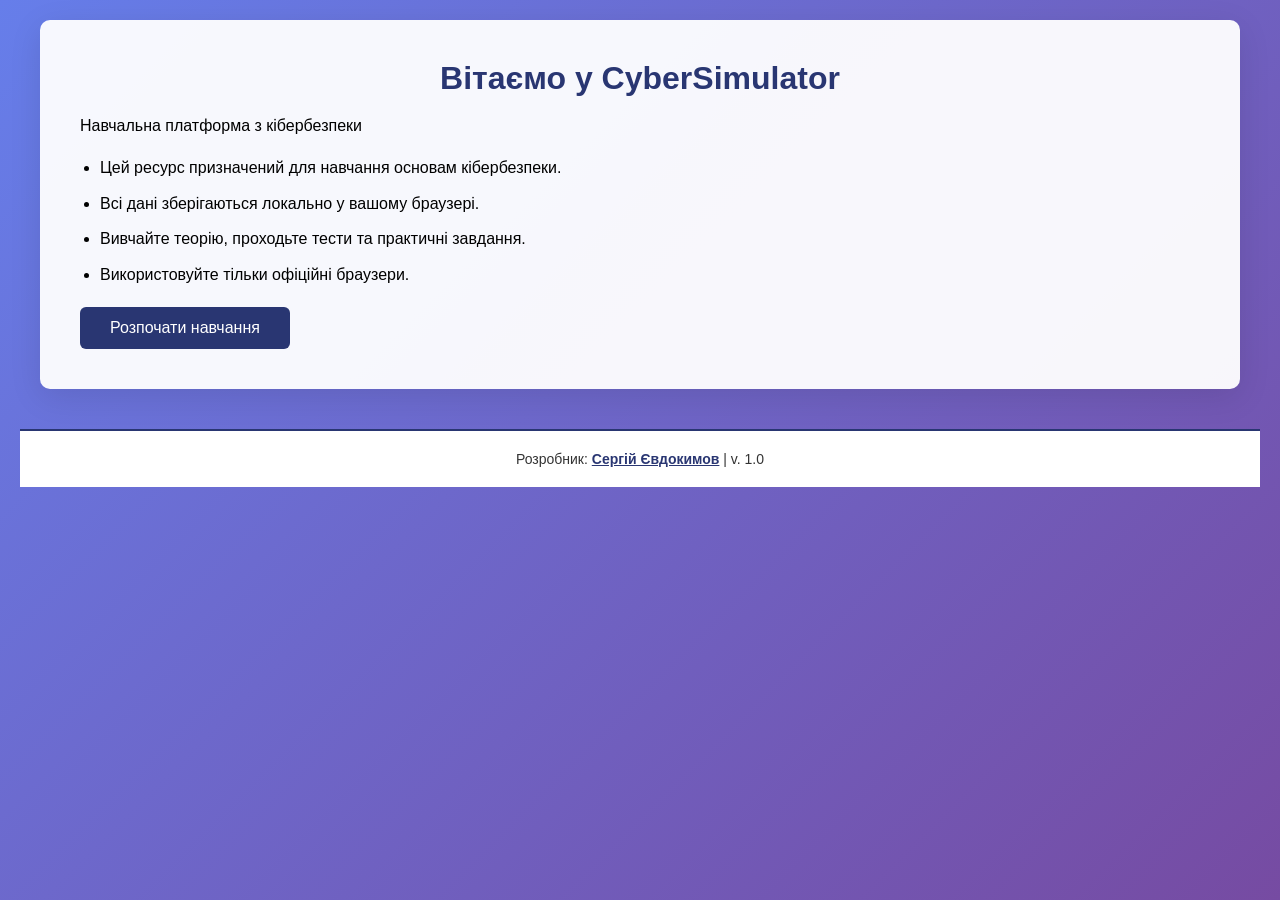
<file: docs/index.html>
<!DOCTYPE html>
<html lang="uk">
<head>
    <meta charset="UTF-8" />
    <title>CyberSimulator</title>
    <meta name="viewport" content="width=device-width, initial-scale=1" />
    <link rel="stylesheet" href="css/styles.css">
</head>
<body>
    <div class="container">
        <h1>Вітаємо у CyberSimulator</h1>
        <p>Навчальна платформа з кібербезпеки</p>
        <ul class="rules-list">
            <li>Цей ресурс призначений для навчання основам кібербезпеки.</li>
            <li>Всі дані зберігаються локально у вашому браузері.</li>
            <li>Вивчайте теорію, проходьте тести та практичні завдання.</li>
            <li>Використовуйте тільки офіційні браузери.</li>
        </ul>
        <a href="dashboard.html" class="login-btn">Розпочати навчання</a>
    </div>

    <footer style="text-align: center; padding: 20px; margin-top: 40px; background-color: #ffffff; border-top: 2px solid #293672; color: #333; font-size: 14px;">
        <p style="margin: 0;">Розробник: <a href="https://sargeras197.github.io/contacts/" target="_blank" style="color: #293672; text-decoration: underline; font-weight: bold;">Сергій Євдокимов</a> | v. 1.0</p>
    </footer>
</body>
</html>
</file>
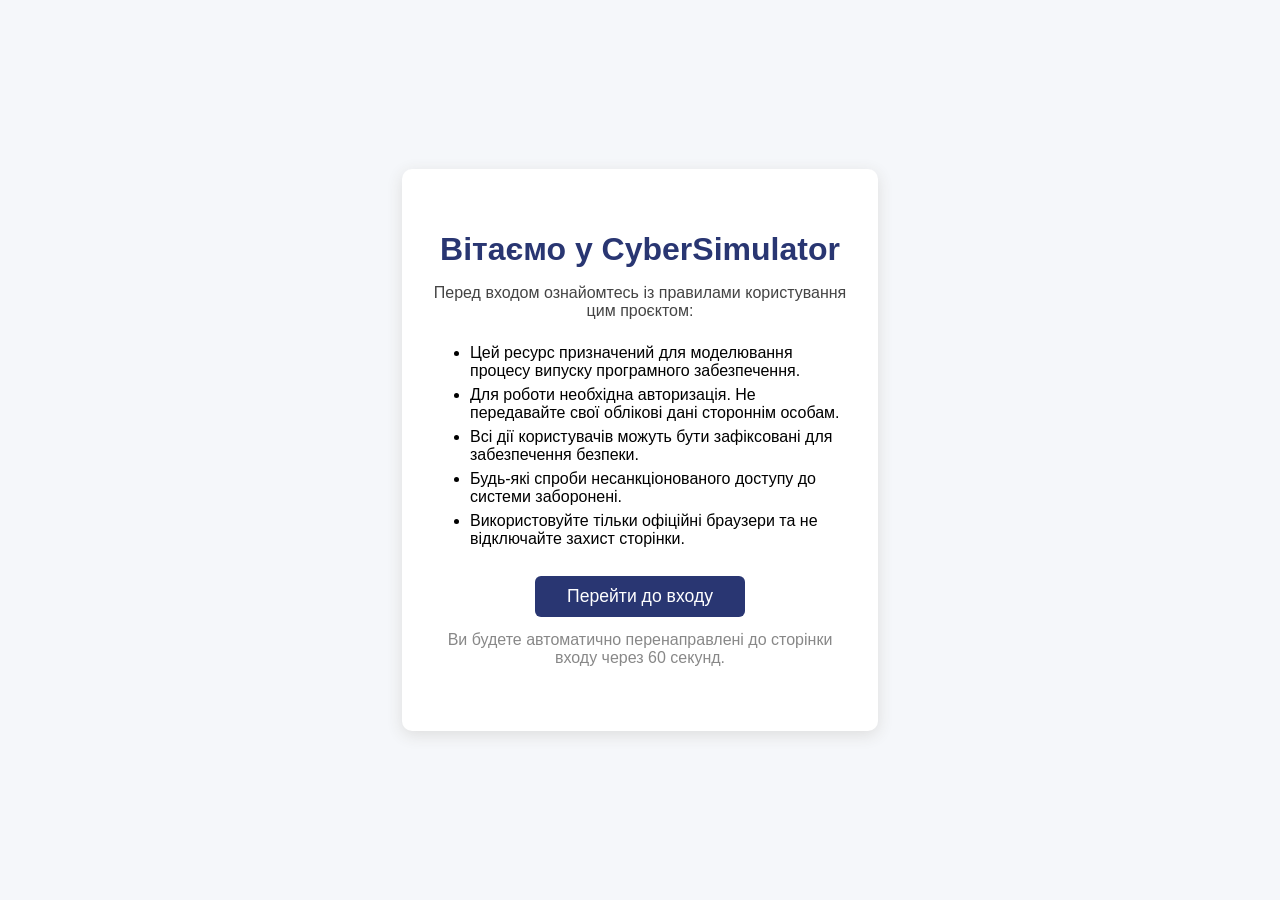
<file: templates/index.html>
<!DOCTYPE html>
<html lang="uk">
  <head>
    <meta charset="UTF-8" />
    <title>Вхід до CyberSimulator</title>
    <meta name="viewport" content="width=device-width, initial-scale=1" />
    <style>
      body {
        font-family: Arial, sans-serif;
        background: #f5f7fa;
        margin: 0;
        padding: 0;
        display: flex;
        align-items: center;
        justify-content: center;
        height: 100vh;
      }
      .container {
        background: #fff;
        border-radius: 10px;
        box-shadow: 0 4px 16px #ddd;
        padding: 40px 28px;
        max-width: 420px;
        text-align: center;
      }
      h1 {
        color: #293672;
        margin-bottom: 16px;
      }
      p {
        color: #444;
        margin-bottom: 24px;
      }
      .rules-list {
        text-align: left;
        margin-bottom: 28px;
      }
      .rules-list li {
        margin-bottom: 6px;
      }
      .login-btn {
        display: inline-block;
        background: #293672;
        color: #fff;
        padding: 10px 32px;
        border-radius: 6px;
        font-size: 1.1rem;
        text-decoration: none;
        transition: background 0.2s;
      }
      .login-btn:hover {
        background: #4154a6;
      }
      .timer {
        font-size: 1em;
        color: #888;
        margin-top: 14px;
      }
    </style>
    <script>
      let seconds = 60;
      function updateTimer() {
        if (seconds > 0) {
          document.getElementById("timer").textContent =
            "Ви будете автоматично перенаправлені до сторінки входу через " +
            seconds +
            " секунд.";
          seconds--;
        } else {
          window.location.href = "/login";
        }
      }
      window.onload = function () {
        updateTimer();
        setInterval(updateTimer, 1000);
      };
    </script>
  </head>
  <body>
    <div class="container">
      <h1>Вітаємо у CyberSimulator</h1>
      <p>Перед входом ознайомтесь із правилами користування цим проєктом:</p>
      <ul class="rules-list">
        <li>
          Цей ресурс призначений для моделювання процесу випуску програмного
          забезпечення.
        </li>
        <li>
          Для роботи необхідна авторизація. Не передавайте свої облікові дані
          стороннім особам.
        </li>
        <li>
          Всі дії користувачів можуть бути зафіксовані для забезпечення безпеки.
        </li>
        <li>
          Будь-які спроби несанкціонованого доступу до системи заборонені.
        </li>
        <li>
          Використовуйте тільки офіційні браузери та не відключайте захист
          сторінки.
        </li>
      </ul>
      <a class="login-btn" href="/login">Перейти до входу</a>

      <p id="timer" class="timer"></p>
    </div>
  </body>
</html>
</file>
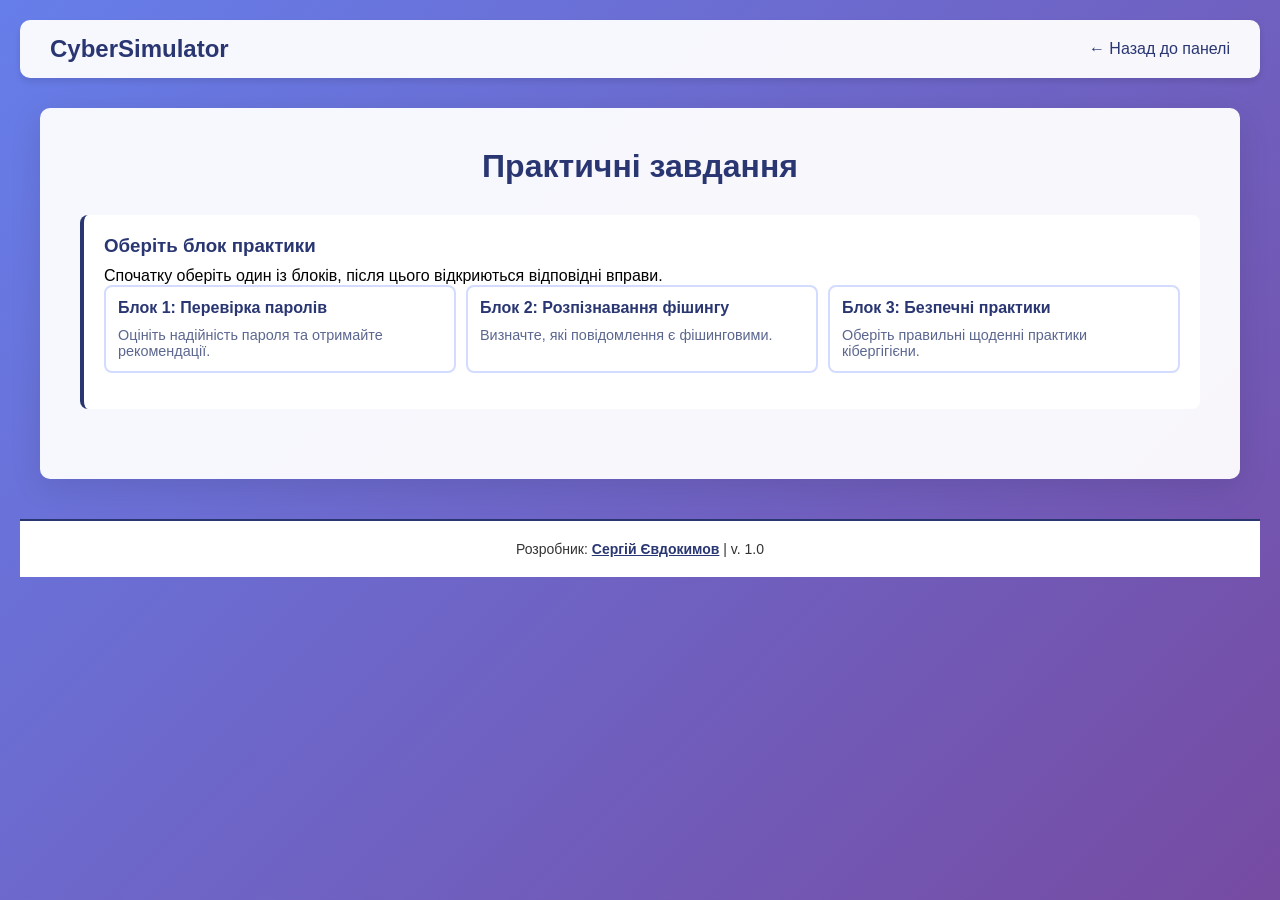
<file: docs/practice.html>
<!DOCTYPE html>
<html lang="uk">
<head>
    <meta charset="UTF-8">
    <meta name="viewport" content="width=device-width, initial-scale=1.0">
    <title>Практика - CyberSimulator</title>
    <link rel="stylesheet" href="css/styles.css">
</head>
<body>
    <nav class="navbar">
        <div class="nav-brand">CyberSimulator</div>
        <div class="nav-user">
            <a href="dashboard.html" style="color: #293672; text-decoration: none;">← Назад до панелі</a>
        </div>
    </nav>

    <div class="container">
        <h1>Практичні завдання</h1>
        
        <div class="practice-section">
            <div class="test-card">
                <h3>Оберіть блок практики</h3>
                <p>Спочатку оберіть один із блоків, після цього відкриються відповідні вправи.</p>
                <div id="practice-block-list" class="topic-list"></div>
            </div>

            <div class="test-card" id="practice-workspace" style="display: none;">
                <h3 id="practice-workspace-title"></h3>
                <p id="practice-workspace-description"></p>

                <div id="block-password" style="display: none;">
                    <input type="password" id="password-test" placeholder="Введіть пароль для перевірки" style="width: 100%; padding: 10px; margin: 10px 0; border: 2px solid #ddd; border-radius: 6px;">
                    <button onclick="checkPassword()" class="btn">Перевірити</button>
                    <div id="password-result" style="margin-top: 15px;"></div>
                </div>

                <div id="block-phishing" style="display: none;">
                    <div id="phishing-examples"></div>
                    <button onclick="checkPhishingAnswers()" class="btn">Перевірити відповіді</button>
                    <div id="phishing-result" style="margin-top: 15px;"></div>
                </div>

                <div id="block-practices" style="display: none;">
                    <div style="text-align: left;">
                        <label style="display: block; margin: 10px 0; cursor: pointer;">
                            <input type="checkbox" name="practice" value="correct"> Використання унікальних паролів для кожного сервісу
                        </label>
                        <label style="display: block; margin: 10px 0; cursor: pointer;">
                            <input type="checkbox" name="practice" value="wrong"> Зберігання паролів у текстовому файлі на робочому столі
                        </label>
                        <label style="display: block; margin: 10px 0; cursor: pointer;">
                            <input type="checkbox" name="practice" value="correct"> Увімкнення двофакторної автентифікації
                        </label>
                        <label style="display: block; margin: 10px 0; cursor: pointer;">
                            <input type="checkbox" name="practice" value="wrong"> Відкривання вкладень з незнайомих електронних адрес
                        </label>
                        <label style="display: block; margin: 10px 0; cursor: pointer;">
                            <input type="checkbox" name="practice" value="correct"> Регулярне оновлення програмного забезпечення
                        </label>
                        <label style="display: block; margin: 10px 0; cursor: pointer;">
                            <input type="checkbox" name="practice" value="wrong"> Використання одного пароля для всіх акаунтів
                        </label>
                    </div>
                    <button onclick="checkPractices()" class="btn">Перевірити</button>
                    <div id="practices-result" style="margin-top: 15px;"></div>
                </div>
            </div>
        </div>
    </div>

    <footer style="text-align: center; padding: 20px; margin-top: 40px; background-color: #ffffff; border-top: 2px solid #293672; color: #333; font-size: 14px;">
        <p style="margin: 0;">Розробник: <a href="https://sargeras197.github.io/contacts/" target="_blank" style="color: #293672; text-decoration: underline; font-weight: bold;">Сергій Євдокимов</a> | v. 1.0</p>
    </footer>

    <script src="js/practice.js"></script>
</body>
</html>
</file>
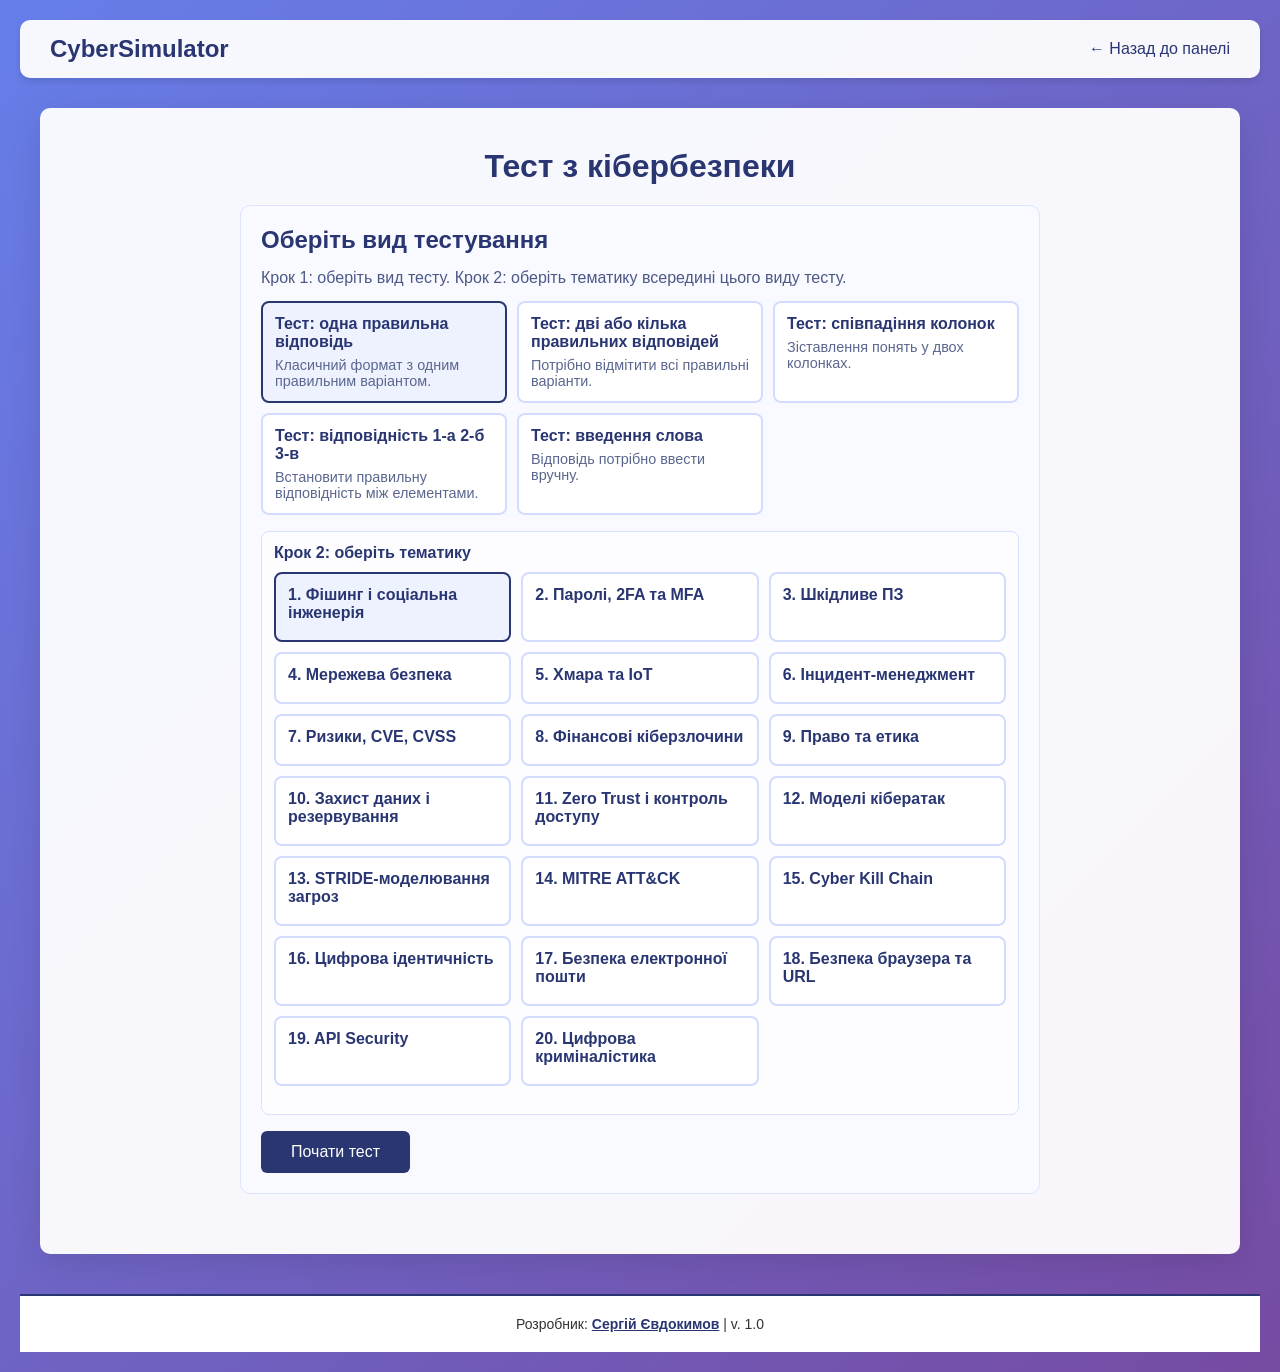
<file: docs/quiz.html>
<!DOCTYPE html>
<html lang="uk">
<head>
    <meta charset="UTF-8">
    <meta name="viewport" content="width=device-width, initial-scale=1.0">
    <title>Тестування - CyberSimulator</title>
    <link rel="stylesheet" href="css/styles.css">
</head>
<body>
    <nav class="navbar">
        <div class="nav-brand">CyberSimulator</div>
        <div class="nav-user">
            <a href="dashboard.html" style="color: #293672; text-decoration: none;">← Назад до панелі</a>
        </div>
    </nav>

    <div class="container">
        <div class="quiz-container">
            <h1>Тест з кібербезпеки</h1>

            <div class="quiz-config" id="quiz-config">
                <h2>Оберіть вид тестування</h2>
                <p>Крок 1: оберіть вид тесту. Крок 2: оберіть тематику всередині цього виду тесту.</p>
                <div id="test-type-list" class="topic-list"></div>
                <div class="theme-preview" id="theme-preview">
                    <h3>Крок 2: оберіть тематику</h3>
                    <div id="type-theme-list" class="topic-list"></div>
                </div>
                <button id="start-quiz-btn" class="btn">Почати тест</button>
            </div>
            
            <div id="quiz-section" style="display: none;">
                <form id="quizForm">
                    <h2 id="active-topic-title"></h2>
                    <div id="questions-container"></div>
                    <button type="submit" class="btn">Завершити тест</button>
                </form>
            </div>

            <div id="result-section" style="display: none;">
                <div class="result">
                    <h2>Результат</h2>
                    <p id="type-display"></p>
                    <p id="theme-display"></p>
                    <p id="score-display"></p>
                    <p id="time-display"></p>
                    <button onclick="location.reload()" class="btn">Пройти ще раз</button>
                    <a href="dashboard.html" class="btn" style="margin-left: 10px;">Повернутися до панелі</a>
                </div>
            </div>
        </div>
    </div>

    <footer style="text-align: center; padding: 20px; margin-top: 40px; background-color: #ffffff; border-top: 2px solid #293672; color: #333; font-size: 14px;">
        <p style="margin: 0;">Розробник: <a href="https://sargeras197.github.io/contacts/" target="_blank" style="color: #293672; text-decoration: underline; font-weight: bold;">Сергій Євдокимов</a> | v. 1.0</p>
    </footer>

    <script src="js/quiz-data.js"></script>
    <script src="js/quiz.js"></script>
</body>
</html>
</file>
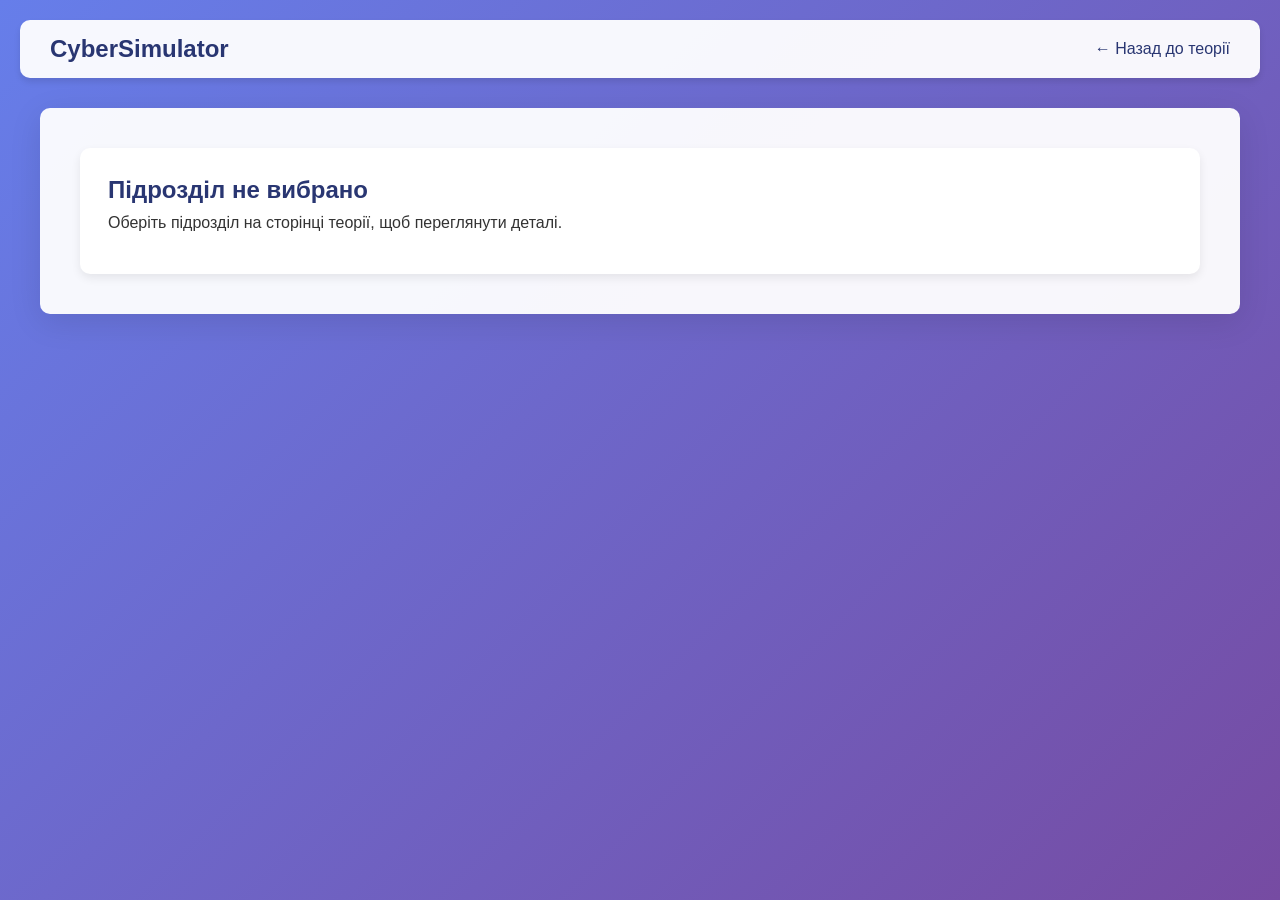
<file: docs/theory-subsection.html>
<!DOCTYPE html>
<html lang="uk">
<head>
    <meta charset="UTF-8">
    <meta name="viewport" content="width=device-width, initial-scale=1.0">
    <title>Підрозділ теорії - CyberSimulator</title>
    <link rel="stylesheet" href="css/styles.css">
</head>
<body>
    <nav class="navbar">
        <div class="nav-brand">CyberSimulator</div>
        <div class="nav-user">
            <a href="theory.html" style="color: #293672; text-decoration: none;">← Назад до теорії</a>
        </div>
    </nav>

    <div class="container">
        <div class="subsection-detail" id="subsectionDetail"></div>
    </div>

    <script>
        document.addEventListener('DOMContentLoaded', function () {
            const detailContainer = document.getElementById('subsectionDetail');
            const savedRaw = sessionStorage.getItem('theorySelectedSubsection');

            if (!savedRaw) {
                detailContainer.innerHTML = [
                    '<h2>Підрозділ не вибрано</h2>',
                    '<p>Оберіть підрозділ на сторінці теорії, щоб переглянути деталі.</p>'
                ].join('');
                return;
            }

            let data;
            try {
                data = JSON.parse(savedRaw);
            } catch (error) {
                detailContainer.innerHTML = [
                    '<h2>Помилка завантаження підрозділу</h2>',
                    '<p>Не вдалося прочитати дані підрозділу. Поверніться до теорії й оберіть підрозділ повторно.</p>'
                ].join('');
                return;
            }

            const sectionTitle = data.sectionTitle || 'Розділ теорії';
            const subsectionTitle = data.subsectionTitle || 'Підрозділ';
            const contentHtml = data.contentHtml && data.contentHtml.trim()
                ? data.contentHtml
                : '<p>Деталізований матеріал для цього підрозділу буде додано пізніше.</p>';

            detailContainer.innerHTML = [
                '<h2>' + sectionTitle + '</h2>',
                '<h3>' + subsectionTitle + '</h3>',
                contentHtml
            ].join('');
        });
    </script>
</body>
</html>
</file>
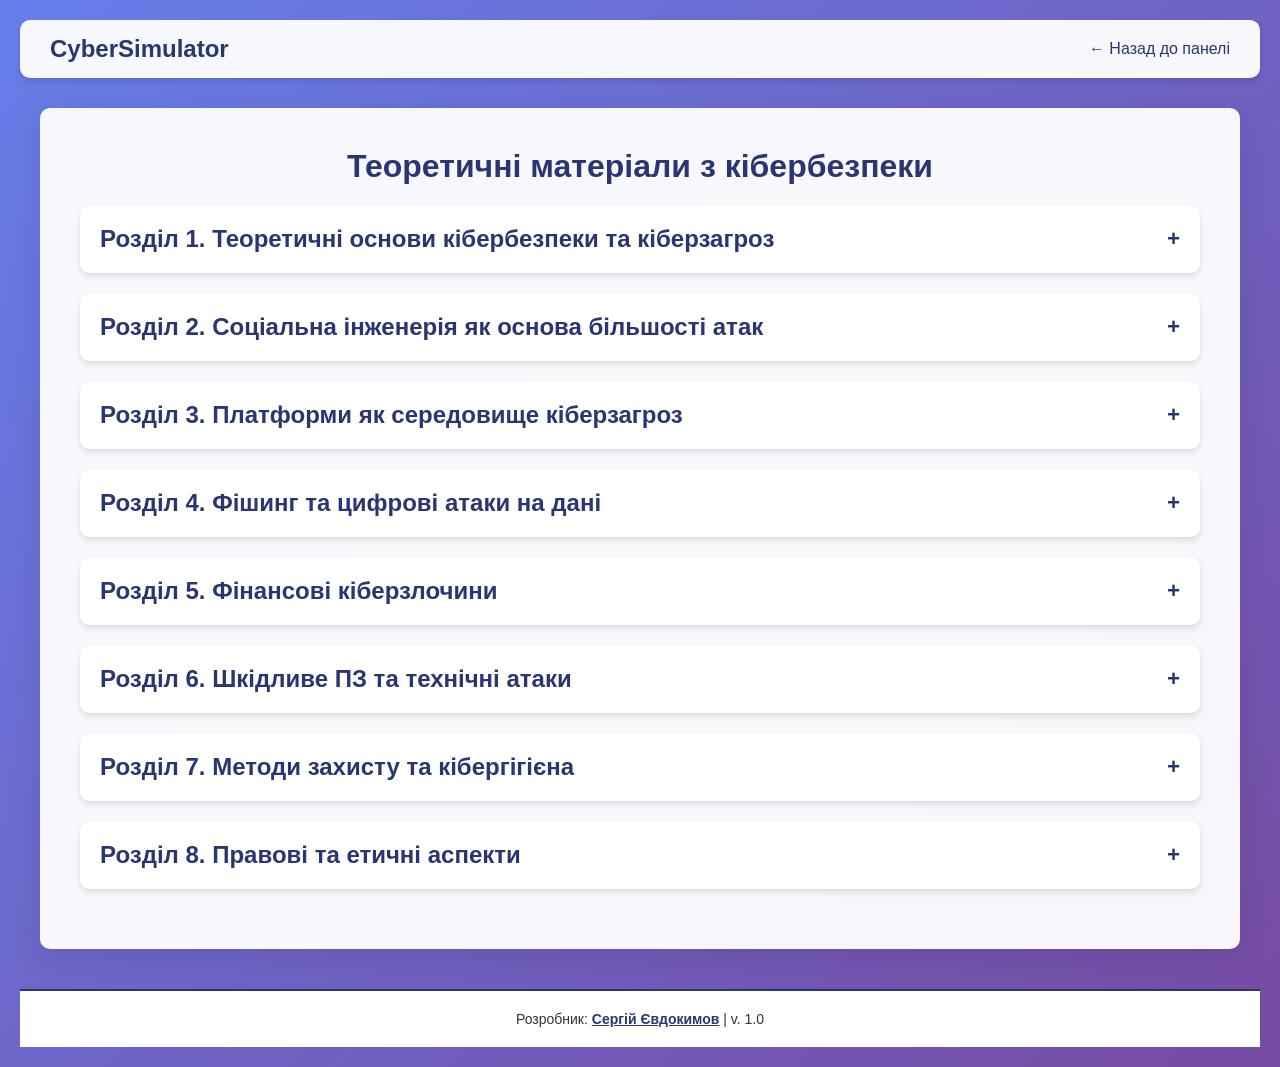
<file: docs/theory.html>
<!DOCTYPE html>
<html lang="uk">
<head>
    <meta charset="UTF-8">
    <meta name="viewport" content="width=device-width, initial-scale=1.0">
    <title>Теорія - CyberSimulator</title>
    <link rel="stylesheet" href="css/styles.css">
</head>
<body>
    <nav class="navbar">
        <div class="nav-brand">CyberSimulator</div>
        <div class="nav-user">
            <a href="dashboard.html" style="color: #293672; text-decoration: none;">← Назад до панелі</a>
        </div>
    </nav>

    <div class="container">
        <h1>Теоретичні матеріали з кібербезпеки</h1>
        
        <div class="theory-section">
            <div class="card">
                <h2>Розділ 1. Теоретичні основи кібербезпеки та кіберзагроз</h2>
                <h3>1.1 Поняття кібербезпеки та кіберзлочинності</h3>
                <p class="detail-lead">Кібербезпека - це не лише набір технічних засобів (антивірус, фаєрвол, шифрування), а повноцінна система управління ризиками у цифровому середовищі. Вона поєднує організаційні правила, правові норми, технічний захист, управління персоналом і постійний моніторинг загроз.</p>

                <h4>1.1.1 Визначення кібербезпеки за підходами ISO та NIST</h4>
                <div class="info-grid">
                    <div class="info-box">
                        <h5>Підхід ISO (зокрема ISO/IEC 27032)</h5>
                        <p>Кібербезпека розглядається як збереження конфіденційності, цілісності та доступності інформації в кіберпросторі. Акцент робиться на взаємодії людей, процесів і технологій та узгодженості з системою менеджменту інформаційної безпеки.</p>
                    </div>
                    <div class="info-box">
                        <h5>Підхід NIST (NIST Cybersecurity Framework)</h5>
                        <p>Кібербезпека описується через керований життєвий цикл функцій: Identify, Protect, Detect, Respond, Recover. Тобто організація не лише захищає активи, а й виявляє інциденти, реагує на них і відновлює стійкість бізнесу.</p>
                    </div>
                </div>

                <p>Узагальнено, за ISO важлива стандартизація та управлінська зрілість, а за NIST - практична операційна модель, що допомагає будувати щоденну роботу SOC, IT-відділу та керівництва.</p>

                <h4>1.1.2 Різниця між інформаційною безпекою та кібербезпекою</h4>
                <p>Ці поняття пов'язані, але не тотожні. Інформаційна безпека (Information Security) ширша: вона охоплює захист інформації в будь-якій формі - цифровій, паперовій, усній, фізичній. Кібербезпека зосереджена на цифровому середовищі: мережах, пристроях, застосунках, хмарі, цифровій ідентичності та онлайн-взаємодіях.</p>

                <table class="comparison-table">
                    <thead>
                        <tr>
                            <th>Критерій</th>
                            <th>Інформаційна безпека</th>
                            <th>Кібербезпека</th>
                        </tr>
                    </thead>
                    <tbody>
                        <tr>
                            <td>Об'єкт захисту</td>
                            <td>Будь-яка інформація (цифрова і нецифрова)</td>
                            <td>Цифрові активи та кіберінфраструктура</td>
                        </tr>
                        <tr>
                            <td>Середовище</td>
                            <td>Офіси, архіви, документообіг, переговори</td>
                            <td>Інтернет, корпоративні мережі, хмара, IoT</td>
                        </tr>
                        <tr>
                            <td>Типові загрози</td>
                            <td>Витік документів, фізична крадіжка носіїв</td>
                            <td>Фішинг, malware, DDoS, компрометація акаунтів</td>
                        </tr>
                        <tr>
                            <td>Основні інструменти</td>
                            <td>Політики доступу, класифікація даних, фізичний контроль</td>
                            <td>EDR/XDR, SIEM, WAF, IAM, MFA, SOC-процеси</td>
                        </tr>
                    </tbody>
                </table>

                <h4>1.1.3 Кіберпростір як середовище взаємодії та ризиків</h4>
                <p>Кіберпростір - це сукупність цифрових систем, мереж, сервісів і користувачів, де відбуваються комунікація, транзакції, навчання, державні та бізнес-процеси. У цьому середовищі межі між країнами та організаціями розмиті: атака може бути підготовлена в одній юрисдикції, реалізована через інфраструктуру в іншій і вразити жертву в третій.</p>

                <div class="scheme-flow" aria-label="Схема кіберінциденту">
                    <div class="flow-step">Атакувальник</div>
                    <div class="flow-arrow">→</div>
                    <div class="flow-step">Вектор атаки</div>
                    <div class="flow-arrow">→</div>
                    <div class="flow-step">Вразливість</div>
                    <div class="flow-arrow">→</div>
                    <div class="flow-step">Інцидент</div>
                    <div class="flow-arrow">→</div>
                    <div class="flow-step">Збитки</div>
                </div>

                <p>З практичної точки зору, ризик в кібербезпеці зручно розглядати як добуток двох складових: <strong>ймовірність реалізації загрози × масштаб наслідків</strong>. Навіть відносно проста атака (наприклад, фішинг) може дати критичний ефект, якщо доступ надано до фінансових або адміністративних систем.</p>

                <div class="concept-map">
                    <div class="concept-card">
                        <h5>Люди</h5>
                        <p>Користувачі, адміністратори, підрядники, керівництво. Саме тут найчастіше виникає початковий вектор компрометації через помилки, неуважність або маніпуляції.</p>
                    </div>
                    <div class="concept-card">
                        <h5>Процеси</h5>
                        <p>Політики доступу, реагування на інциденти, резервне копіювання, контроль змін. Відсутність процесів робить навіть хороші технічні засоби неефективними.</p>
                    </div>
                    <div class="concept-card">
                        <h5>Технології</h5>
                        <p>Мережевий захист, моніторинг, автентифікація, криптографія, сегментація. Технології мають працювати узгоджено, а не фрагментарно.</p>
                    </div>
                </div>

                <h4>1.1.4 Що таке кіберзлочинність у контексті 1.1</h4>
                <p><strong>Кіберзлочинність</strong> - це протиправна діяльність, у якій цифрові системи є інструментом, ціллю або середовищем злочину. До неї належать: несанкціонований доступ, викрадення даних, онлайн-шахрайство, шкідливе ПЗ, вимагання викупу (ransomware), підробка цифрової ідентичності та атаки на критичну інфраструктуру.</p>
                <ul style="text-align: left; padding-left: 20px;">
                    <li><strong>Фінансовий мотив:</strong> пряме отримання грошей або монетизація доступу/даних.</li>
                    <li><strong>Політичний мотив:</strong> дестабілізація, вплив на суспільство, кіберрозвідка.</li>
                    <li><strong>Репутаційний/конкурентний мотив:</strong> саботаж, витік комерційної таємниці.</li>
                </ul>

                <p class="mini-note"><strong>Висновок для 1.1:</strong> кібербезпека є системною функцією цифрової стійкості, а кіберзлочинність - динамічним явищем, що адаптується до нових технологій швидше за традиційні підходи захисту. Тому ефективний захист базується на поєднанні стандартів (ISO), операційних практик (NIST), навчання людей і постійного управління ризиками.</p>
                <h3>1.2 Класифікація кіберзагроз</h3>
                <ul style="text-align: left; padding-left: 20px;">
                    <li>Соціальна інженерія</li>
                    <li>Технічні атаки</li>
                    <li>Комбіновані атаки</li>
                    <li>Внутрішні та зовнішні загрози</li>
                </ul>
                <h3>1.3 Моделі атак (Attack Models)</h3>
                <ul style="text-align: left; padding-left: 20px;">
                    <li>Kill Chain</li>
                    <li>MITRE ATT&amp;CK</li>
                    <li>STRIDE як модель загроз</li>
                </ul>
                <h3>1.4 Вразливості та ризики</h3>
                <ul style="text-align: left; padding-left: 20px;">
                    <li>Що таке vulnerability</li>
                    <li>CVE / CVSS</li>
                    <li>Оцінка ризику</li>
                </ul>
                <h3>1.5 Людський фактор у кібербезпеці</h3>
                <ul style="text-align: left; padding-left: 20px;">
                    <li>Людський фактор як головна причина багатьох атак</li>
                    <li>Типові помилки користувачів</li>
                    <li>Роль психології у виникненні інцидентів</li>
                </ul>
            </div>

            <div class="card">
                <h2>Розділ 2. Соціальна інженерія як основа більшості атак</h2>
                <h3>2.1 Поняття соціальної інженерії</h3>
                <h3>2.2 Психологічні принципи впливу</h3>
                <ul style="text-align: left; padding-left: 20px;">
                    <li>Довіра</li>
                    <li>Страх</li>
                    <li>Терміновість</li>
                    <li>Авторитет</li>
                </ul>
                <h3>2.3 Канали реалізації атак</h3>
                <ul style="text-align: left; padding-left: 20px;">
                    <li>Соціальні мережі</li>
                    <li>Телефон</li>
                    <li>Email</li>
                    <li>Платформи оголошень</li>
                </ul>
                <h3>2.4 Життєвий цикл атаки</h3>
                <ul style="text-align: left; padding-left: 20px;">
                    <li>Збір інформації</li>
                    <li>Контакт</li>
                    <li>Маніпуляція</li>
                    <li>Отримання вигоди</li>
                </ul>
                <p><strong>Практичні теми в межах розділу:</strong> фейкові профілі, месенджери, телефонні шахрайства.</p>
            </div>

            <div class="card">
                <h2>Розділ 3. Платформи як середовище кіберзагроз</h2>
                <h3>3.1 Цифрові платформи як інфраструктура атак</h3>
                <ul style="text-align: left; padding-left: 20px;">
                    <li>Маркетплейси</li>
                    <li>Соціальні мережі</li>
                    <li>Онлайн-сервіси</li>
                </ul>
                <h3>3.2 Типологія шахрайств на платформах</h3>
                <ul style="text-align: left; padding-left: 20px;">
                    <li>Передоплата</li>
                    <li>Фейкові товари</li>
                    <li>Псевдопослуги</li>
                </ul>
                <h3>3.3 Fraud-as-a-Service (FaaS)</h3>
                <ul style="text-align: left; padding-left: 20px;">
                    <li>Продаж схем шахрайства</li>
                    <li>Готові інструменти для зловмисників</li>
                </ul>
                <h3>3.4 Анонімність та цифрова ідентичність</h3>
                <ul style="text-align: left; padding-left: 20px;">
                    <li>Фейкові акаунти</li>
                    <li>Мультиакаунти</li>
                </ul>
            </div>

            <div class="card">
                <h2>Розділ 4. Фішинг та цифрові атаки на дані</h2>
                <h3>4.1 Теорія фішингу</h3>
                <ul style="text-align: left; padding-left: 20px;">
                    <li>Spear phishing</li>
                    <li>Whaling</li>
                    <li>Clone phishing</li>
                </ul>
                <h3>4.2 Архітектура фішингової атаки</h3>
                <ul style="text-align: left; padding-left: 20px;">
                    <li>Домен</li>
                    <li>Сайт-клон</li>
                    <li>Збір даних</li>
                </ul>
                <h3>4.3 Методи обходу захисту</h3>
                <ul style="text-align: left; padding-left: 20px;">
                    <li>Підміна URL</li>
                    <li>SSL-маніпуляції</li>
                    <li>Homograph attack</li>
                </ul>
                <h3>4.4 Захисні механізми</h3>
                <ul style="text-align: left; padding-left: 20px;">
                    <li>SPF, DKIM, DMARC</li>
                    <li>Браузерні фільтри</li>
                </ul>
            </div>

            <div class="card">
                <h2>Розділ 5. Фінансові кіберзлочини</h2>
                <h3>5.1 Економіка кіберзлочинності</h3>
                <ul style="text-align: left; padding-left: 20px;">
                    <li>Як заробляють шахраї</li>
                    <li>Чорні ринки</li>
                </ul>
                <h3>5.2 Банківські атаки</h3>
                <ul style="text-align: left; padding-left: 20px;">
                    <li>Carding</li>
                    <li>Phishing</li>
                    <li>Smishing</li>
                </ul>
                <h3>5.3 Криптовалюти та шахрайство</h3>
                <ul style="text-align: left; padding-left: 20px;">
                    <li>Rug pull</li>
                    <li>Fake ICO</li>
                    <li>Криптопіраміди</li>
                </ul>
                <h3>5.4 Відмивання грошей (money mule)</h3>
            </div>

            <div class="card">
                <h2>Розділ 6. Шкідливе ПЗ та технічні атаки</h2>
                <h3>6.1 Класифікація malware</h3>
                <ul style="text-align: left; padding-left: 20px;">
                    <li>Trojan</li>
                    <li>Ransomware</li>
                    <li>Spyware</li>
                </ul>
                <h3>6.2 Вектори зараження</h3>
                <ul style="text-align: left; padding-left: 20px;">
                    <li>Email</li>
                    <li>APK-файли</li>
                    <li>Exploit</li>
                </ul>
                <h3>6.3 Поведінка шкідливого ПЗ</h3>
                <ul style="text-align: left; padding-left: 20px;">
                    <li>Persistence</li>
                    <li>Privilege escalation</li>
                </ul>
                <h3>6.4 Методи аналізу malware</h3>
                <ul style="text-align: left; padding-left: 20px;">
                    <li>Статичний аналіз</li>
                    <li>Динамічний аналіз</li>
                </ul>
            </div>

            <div class="card">
                <h2>Розділ 7. Методи захисту та кібергігієна</h2>
                <h3>7.1 Принципи кібербезпеки</h3>
                <ul style="text-align: left; padding-left: 20px;">
                    <li>CIA triad: Confidentiality, Integrity, Availability</li>
                </ul>
                <h3>7.2 Zero Trust модель</h3>
                <h3>7.3 Аутентифікація та авторизація</h3>
                <ul style="text-align: left; padding-left: 20px;">
                    <li>MFA</li>
                    <li>2FA</li>
                </ul>
                <h3>7.4 Поведінкова безпека користувача</h3>
                <p>Формування безпечного мислення, цифрової уважності та дисципліни щоденних дій.</p>
            </div>

            <div class="card">
                <h2>Розділ 8. Правові та етичні аспекти</h2>
                <h3>8.1 Законодавство України</h3>
                <h3>8.2 Міжнародні норми</h3>
                <h3>8.3 Відповідальність за кіберзлочини</h3>
                <h3>8.4 Етика кібербезпеки</h3>
            </div>
        </div>
    </div>

    <footer style="text-align: center; padding: 20px; margin-top: 40px; background-color: #ffffff; border-top: 2px solid #293672; color: #333; font-size: 14px;">
        <p style="margin: 0;">Розробник: <a href="https://sargeras197.github.io/contacts/" target="_blank" style="color: #293672; text-decoration: underline; font-weight: bold;">Сергій Євдокимов</a> | v. 1.0</p>
    </footer>

    <script>
        document.addEventListener('DOMContentLoaded', function () {
            const cards = document.querySelectorAll('.theory-section .card');

            function extractSubsectionContent(subsectionTitle) {
                let html = '';
                let sibling = subsectionTitle.nextElementSibling;

                while (sibling && sibling.tagName !== 'H3' && sibling.tagName !== 'H2') {
                    html += sibling.outerHTML;
                    const nextSibling = sibling.nextElementSibling;
                    sibling.remove();
                    sibling = nextSibling;
                }

                return html.trim();
            }

            cards.forEach(function (card) {
                const sectionTitle = card.querySelector('h2');
                if (!sectionTitle) {
                    return;
                }

                sectionTitle.setAttribute('role', 'button');
                sectionTitle.setAttribute('tabindex', '0');
                sectionTitle.setAttribute('aria-expanded', 'false');

                function toggleCard() {
                    const isOpen = card.classList.contains('open');

                    cards.forEach(function (otherCard) {
                        otherCard.classList.remove('open');
                        const otherTitle = otherCard.querySelector('h2');
                        if (otherTitle) {
                            otherTitle.setAttribute('aria-expanded', 'false');
                        }
                    });

                    if (!isOpen) {
                        card.classList.add('open');
                        sectionTitle.setAttribute('aria-expanded', 'true');
                    }
                }

                sectionTitle.addEventListener('click', toggleCard);
                sectionTitle.addEventListener('keydown', function (event) {
                    if (event.key === 'Enter' || event.key === ' ') {
                        event.preventDefault();
                        toggleCard();
                    }
                });

                const subsectionTitles = card.querySelectorAll('h3');
                subsectionTitles.forEach(function (subsectionTitle) {
                    const subsectionContentHtml = extractSubsectionContent(subsectionTitle);

                    subsectionTitle.classList.add('subsection-link');
                    subsectionTitle.setAttribute('role', 'link');
                    subsectionTitle.setAttribute('tabindex', '0');

                    function openSubsectionPage() {
                        const details = {
                            sectionTitle: sectionTitle.textContent.trim(),
                            subsectionTitle: subsectionTitle.textContent.trim(),
                            contentHtml: subsectionContentHtml
                        };

                        sessionStorage.setItem('theorySelectedSubsection', JSON.stringify(details));
                        window.location.href = 'theory-subsection.html';
                    }

                    subsectionTitle.addEventListener('click', openSubsectionPage);
                    subsectionTitle.addEventListener('keydown', function (event) {
                        if (event.key === 'Enter' || event.key === ' ') {
                            event.preventDefault();
                            openSubsectionPage();
                        }
                    });
                });
            });
        });
    </script>
</body>
</html>
</file>
<file: docs/css/styles.css>
* {
    margin: 0;
    padding: 0;
    box-sizing: border-box;
}

body {
    font-family: 'Segoe UI', Tahoma, Geneva, Verdana, sans-serif;
    background: linear-gradient(135deg, #667eea 0%, #764ba2 100%);
    min-height: 100vh;
    padding: 20px;
}

.navbar {
    background: rgba(255, 255, 255, 0.95);
    padding: 15px 30px;
    border-radius: 10px;
    margin-bottom: 30px;
    display: flex;
    justify-content: space-between;
    align-items: center;
    box-shadow: 0 4px 6px rgba(0, 0, 0, 0.1);
}

.nav-brand {
    font-size: 1.5rem;
    font-weight: bold;
    color: #293672;
}

.nav-user {
    display: flex;
    align-items: center;
    gap: 15px;
}

.container {
    max-width: 1200px;
    margin: 0 auto;
    background: rgba(255, 255, 255, 0.95);
    padding: 40px;
    border-radius: 10px;
    box-shadow: 0 8px 32px rgba(0, 0, 0, 0.1);
}

h1 {
    color: #293672;
    margin-bottom: 20px;
    text-align: center;
}

h2 {
    color: #293672;
    margin-bottom: 15px;
}

.rules-list {
    text-align: left;
    margin: 20px 0;
    padding-left: 20px;
}

.rules-list li {
    margin-bottom: 10px;
    line-height: 1.6;
}

.login-btn, .btn {
    display: inline-block;
    background: #293672;
    color: #fff;
    padding: 12px 30px;
    border-radius: 6px;
    font-size: 1rem;
    text-decoration: none;
    border: none;
    cursor: pointer;
    transition: all 0.3s ease;
    text-align: center;
}

.login-btn:hover, .btn:hover {
    background: #4154a6;
    transform: translateY(-2px);
    box-shadow: 0 4px 12px rgba(41, 54, 114, 0.3);
}

.btn-small {
    padding: 8px 16px;
    font-size: 0.9rem;
}

.timer {
    margin-top: 20px;
    color: #666;
    text-align: center;
}

.form-group {
    margin-bottom: 20px;
}

.form-group label {
    display: block;
    margin-bottom: 8px;
    color: #333;
    font-weight: 500;
}

.form-group input {
    width: 100%;
    padding: 12px;
    border: 2px solid #ddd;
    border-radius: 6px;
    font-size: 1rem;
    transition: border-color 0.3s;
}

.form-group input:focus {
    outline: none;
    border-color: #293672;
}

.error-message {
    color: #dc3545;
    margin-top: 10px;
    padding: 10px;
    border-radius: 4px;
    display: none;
}

.error-message.show {
    display: block;
    background: #f8d7da;
    border: 1px solid #f5c6cb;
}

.success-message {
    color: #155724;
    background: #d4edda;
    border: 1px solid #c3e6cb;
    margin-top: 10px;
    padding: 10px;
    border-radius: 4px;
}

.dashboard-grid {
    display: grid;
    grid-template-columns: repeat(auto-fit, minmax(250px, 1fr));
    gap: 20px;
    margin: 30px 0;
}

.card {
    background: #fff;
    padding: 30px;
    border-radius: 10px;
    box-shadow: 0 4px 6px rgba(0, 0, 0, 0.1);
    text-align: center;
    transition: transform 0.3s ease, box-shadow 0.3s ease;
}

.card:hover {
    transform: translateY(-5px);
    box-shadow: 0 8px 16px rgba(0, 0, 0, 0.15);
}

.card h2 {
    font-size: 1.5rem;
    margin-bottom: 15px;
}

.card p {
    color: #666;
    margin-bottom: 20px;
}

.theory-section {
    display: flex;
    flex-direction: column;
    gap: 16px;
}

.theory-section .card {
    text-align: left;
    padding: 0;
    overflow: hidden;
}

.theory-section .card h2 {
    margin: 0;
    padding: 20px 56px 20px 20px;
    cursor: pointer;
    position: relative;
    user-select: none;
}

.theory-section .card h2:focus {
    outline: 3px solid #4154a6;
    outline-offset: -3px;
}

.theory-section .card h2::after {
    content: "+";
    position: absolute;
    right: 20px;
    top: 50%;
    transform: translateY(-50%);
    font-size: 1.4rem;
    color: #293672;
}

.theory-section .card.open h2::after {
    content: "-";
}

.theory-section .card > :not(h2) {
    display: none;
    padding-left: 20px;
    padding-right: 20px;
}

.theory-section .card.open > :not(h2) {
    display: block;
}

.theory-section .card h3 {
    margin-top: 14px;
    margin-bottom: 8px;
    color: #293672;
}

.theory-section .card h3.subsection-link {
    cursor: pointer;
    text-decoration: underline;
    text-underline-offset: 3px;
}

.theory-section .card h3.subsection-link:hover {
    color: #4154a6;
}

.theory-section .card h3.subsection-link:focus {
    outline: 2px solid #4154a6;
    outline-offset: 2px;
    border-radius: 4px;
}

.theory-section .card ul {
    margin-bottom: 10px;
}

.theory-section .card p {
    margin-bottom: 16px;
}

.subsection-detail {
    background: #fff;
    padding: 28px;
    border-radius: 10px;
    box-shadow: 0 4px 10px rgba(0, 0, 0, 0.08);
    text-align: left;
}

.subsection-detail h2 {
    margin-bottom: 10px;
}

.subsection-detail h3 {
    color: #293672;
    margin-bottom: 16px;
}

.subsection-detail ul {
    padding-left: 20px;
    margin-bottom: 14px;
}

.subsection-detail p {
    color: #333;
    margin-bottom: 14px;
}

.subsection-detail .detail-lead {
    font-size: 1.05rem;
    line-height: 1.7;
    background: #f3f7ff;
    border-left: 4px solid #293672;
    padding: 12px 14px;
    border-radius: 6px;
}

.subsection-detail h4 {
    color: #1f2c61;
    margin-top: 18px;
    margin-bottom: 10px;
}

.subsection-detail h5 {
    color: #293672;
    margin-bottom: 8px;
    font-size: 1rem;
}

.info-grid {
    display: grid;
    grid-template-columns: repeat(auto-fit, minmax(260px, 1fr));
    gap: 12px;
    margin-bottom: 14px;
}

.info-box {
    background: #f9fbff;
    border: 1px solid #d9e3ff;
    border-radius: 8px;
    padding: 14px;
}

.comparison-table {
    width: 100%;
    border-collapse: collapse;
    margin: 10px 0 16px;
    font-size: 0.95rem;
}

.comparison-table th,
.comparison-table td {
    border: 1px solid #d6dcef;
    padding: 10px;
    vertical-align: top;
}

.comparison-table th {
    background: #edf2ff;
    color: #1e2a5f;
    text-align: left;
}

.scheme-flow {
    display: flex;
    flex-wrap: wrap;
    gap: 8px;
    align-items: center;
    margin: 12px 0 14px;
}

.flow-step {
    background: #eef3ff;
    border: 1px solid #cad6ff;
    padding: 8px 10px;
    border-radius: 6px;
    color: #223274;
    font-weight: 600;
}

.flow-arrow {
    color: #4154a6;
    font-weight: bold;
}

.concept-map {
    display: grid;
    grid-template-columns: repeat(auto-fit, minmax(220px, 1fr));
    gap: 12px;
    margin: 10px 0 14px;
}

.concept-card {
    background: linear-gradient(180deg, #ffffff 0%, #f7f9ff 100%);
    border: 1px solid #d7e0ff;
    border-radius: 8px;
    padding: 12px;
}

.mini-note {
    background: #fff8e8;
    border: 1px solid #f1d89d;
    border-radius: 8px;
    padding: 12px;
}

.stats-section {
    margin-top: 40px;
    padding: 20px;
    background: #f8f9fa;
    border-radius: 10px;
}

.quiz-container {
    max-width: 800px;
    margin: 0 auto;
}

.quiz-config {
    background: #f8faff;
    border: 1px solid #dce4ff;
    border-radius: 10px;
    padding: 20px;
    margin-bottom: 20px;
}

.quiz-config p {
    color: #4d5885;
    margin-bottom: 14px;
}

.theme-preview {
    margin-bottom: 16px;
    padding: 12px;
    border: 1px solid #d8e1ff;
    border-radius: 8px;
    background: #fdfdff;
}

.theme-preview h3 {
    color: #293672;
    margin-bottom: 10px;
    font-size: 1rem;
}

.theme-badges {
    display: flex;
    flex-wrap: wrap;
    gap: 8px;
}

.theme-badge {
    background: #eef2ff;
    border: 1px solid #ccd8ff;
    color: #293672;
    border-radius: 16px;
    padding: 5px 10px;
    font-size: 0.86rem;
}

.topic-list {
    display: grid;
    grid-template-columns: repeat(auto-fit, minmax(220px, 1fr));
    gap: 10px;
    margin-bottom: 16px;
}

.topic-option {
    border: 2px solid #d3dcff;
    border-radius: 8px;
    padding: 12px;
    background: #fff;
    cursor: pointer;
    transition: all 0.2s ease;
}

.topic-option:hover {
    border-color: #5d70c2;
    box-shadow: 0 2px 10px rgba(65, 84, 166, 0.1);
}

.topic-option.active {
    border-color: #293672;
    background: #eef2ff;
}

.topic-option h3 {
    color: #293672;
    margin-bottom: 6px;
    font-size: 1rem;
}

.topic-option p {
    margin: 0;
    font-size: 0.9rem;
    color: #5c678f;
}

#active-topic-title {
    margin-bottom: 16px;
    font-size: 1.2rem;
}

.question-hint {
    color: #4f5b87;
    margin-bottom: 10px;
}

.match-wrapper {
    border: 1px solid #d7def7;
    background: #fbfcff;
    border-radius: 8px;
    padding: 12px;
}

.matching-row {
    display: grid;
    grid-template-columns: 1.6fr 1fr;
    gap: 10px;
    align-items: center;
    margin-bottom: 8px;
}

.matching-left {
    color: #293672;
    font-weight: 500;
}

.matching-select {
    padding: 8px;
    border: 1px solid #cdd6fa;
    border-radius: 6px;
    background: #fff;
}

.mapping-legend {
    background: #edf2ff;
    border: 1px solid #cfdaff;
    border-radius: 8px;
    padding: 10px;
    margin-bottom: 10px;
}

.mapping-legend p {
    margin-bottom: 6px;
    color: #2e3a75;
}

.mapping-legend p:last-child {
    margin-bottom: 0;
}

.text-answer-wrapper {
    margin-top: 8px;
}

.text-answer-input {
    width: 100%;
    padding: 12px;
    border: 2px solid #ccd5f7;
    border-radius: 6px;
    font-size: 1rem;
}

.text-answer-input:focus {
    outline: none;
    border-color: #4154a6;
    box-shadow: 0 0 0 2px rgba(65, 84, 166, 0.15);
}

.question {
    background: #f8f9fa;
    padding: 20px;
    border-radius: 8px;
    margin-bottom: 20px;
}

.question-theme {
    display: inline-block;
    background: #edf2ff;
    border: 1px solid #cfdaff;
    color: #293672;
    border-radius: 999px;
    padding: 4px 10px;
    font-size: 0.82rem;
    margin-bottom: 10px;
}

.question h3 {
    color: #293672;
    margin-bottom: 15px;
}

.options {
    list-style: none;
}

.options li {
    padding: 10px;
    margin: 8px 0;
    background: #fff;
    border: 2px solid #ddd;
    border-radius: 6px;
    cursor: pointer;
    transition: all 0.3s;
}

.options li:hover {
    background: #e9ecef;
    border-color: #293672;
}

.options input[type="radio"] {
    margin-right: 10px;
}

.practice-section {
    margin: 30px 0;
}

.test-card {
    background: #fff;
    padding: 20px;
    border-radius: 8px;
    margin-bottom: 15px;
    border-left: 4px solid #293672;
}

.test-card h3 {
    color: #293672;
    margin-bottom: 10px;
}

.result {
    text-align: center;
    padding: 30px;
    background: #d4edda;
    border-radius: 10px;
    margin: 20px 0;
}

.result h2 {
    color: #155724;
    font-size: 2rem;
    margin-bottom: 10px;
}

.admin-table {
    width: 100%;
    border-collapse: collapse;
    margin: 20px 0;
}

.admin-table th,
.admin-table td {
    padding: 12px;
    text-align: left;
    border-bottom: 1px solid #ddd;
}

.admin-table th {
    background: #293672;
    color: #fff;
}

.admin-table tr:hover {
    background: #f8f9fa;
}

.stats-grid {
    display: grid;
    grid-template-columns: repeat(auto-fit, minmax(200px, 1fr));
    gap: 20px;
    margin: 20px 0;
}

.stat-card {
    background: #fff;
    padding: 20px;
    border-radius: 8px;
    box-shadow: 0 2px 8px rgba(0, 0, 0, 0.1);
    text-align: center;
}

.stat-card h3 {
    font-size: 1rem;
    color: #666;
    margin-bottom: 10px;
}

.stat-value {
    font-size: 2rem;
    font-weight: bold;
    color: #293672;
    margin: 10px 0;
}

.theory-section {
    display: grid;
    gap: 20px;
    margin: 20px 0;
}

@media (max-width: 768px) {
    .container {
        padding: 20px;
    }
    
    .dashboard-grid {
        grid-template-columns: 1fr;
    }
    
    .navbar {
        flex-direction: column;
        gap: 15px;
    }
    
    .admin-table {
        font-size: 0.9rem;
    }
    
    .admin-table th,
    .admin-table td {
        padding: 8px 5px;
    }
}
</file>
